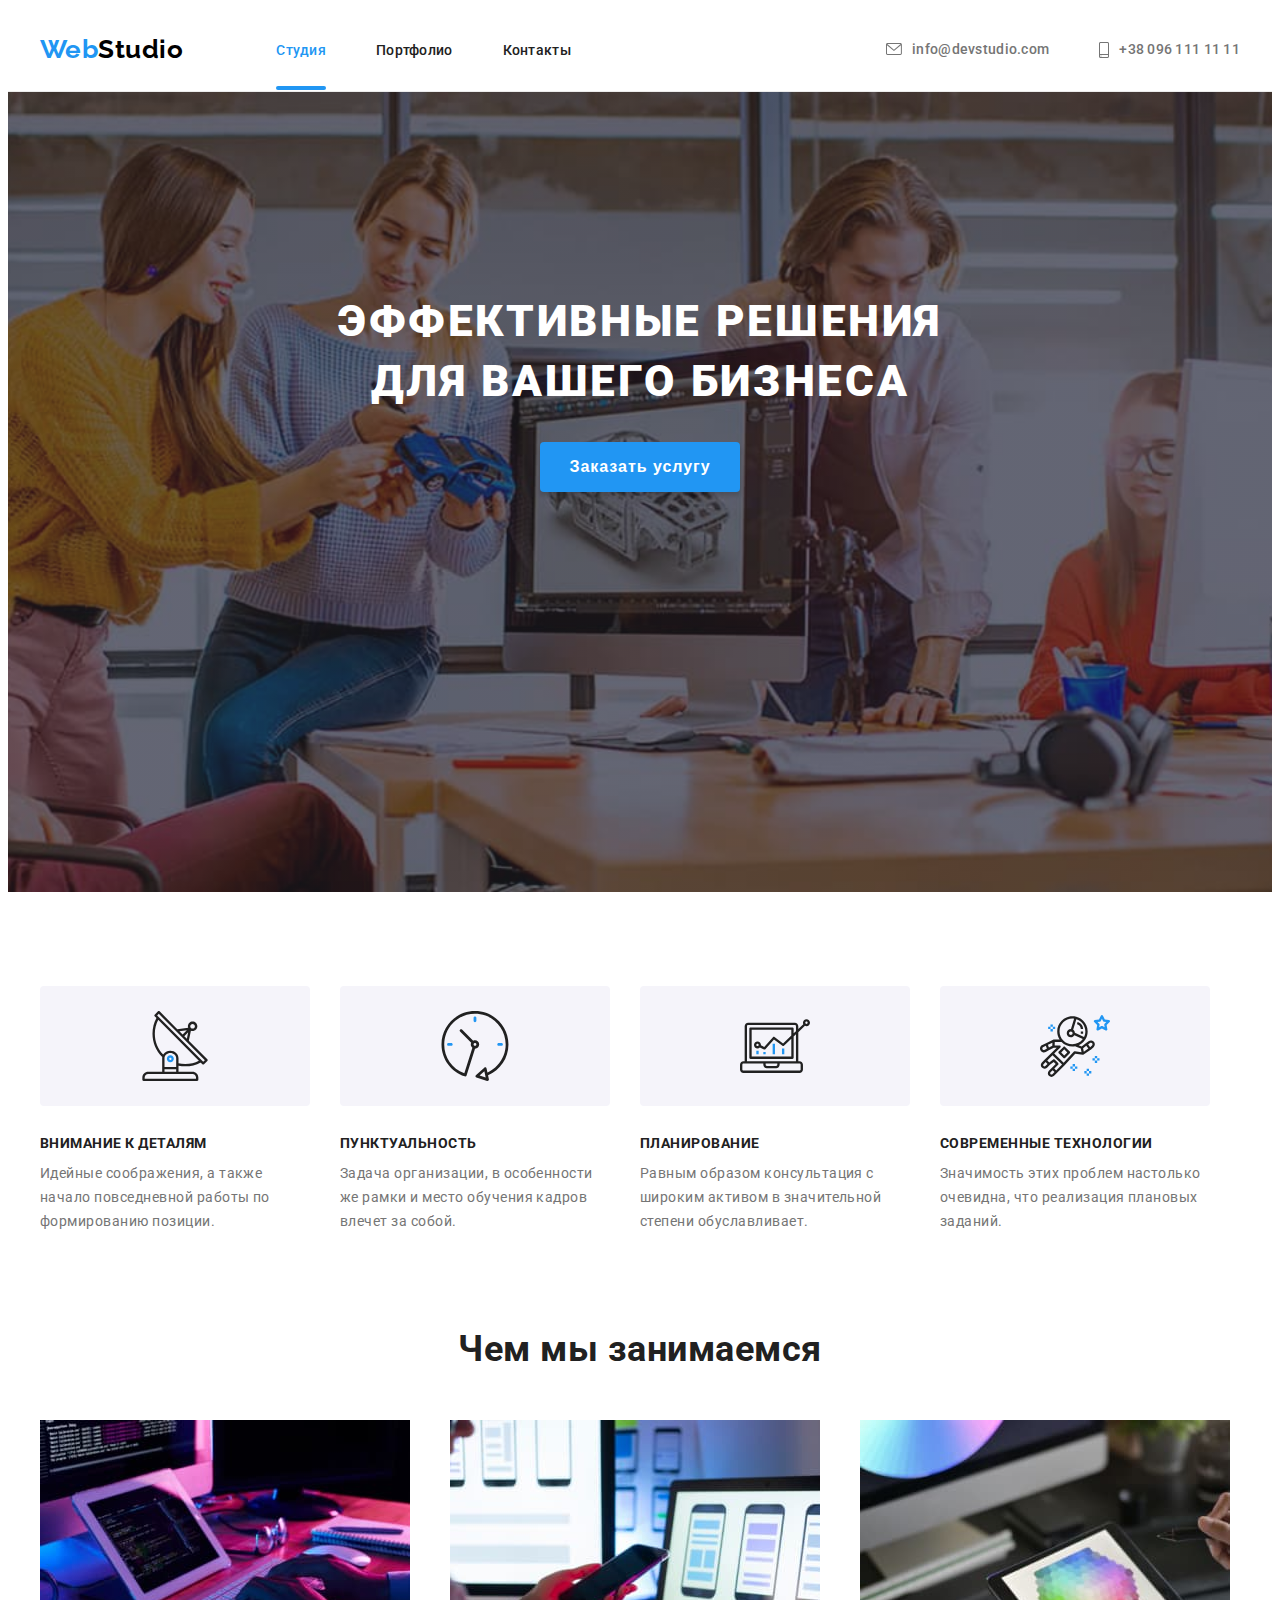
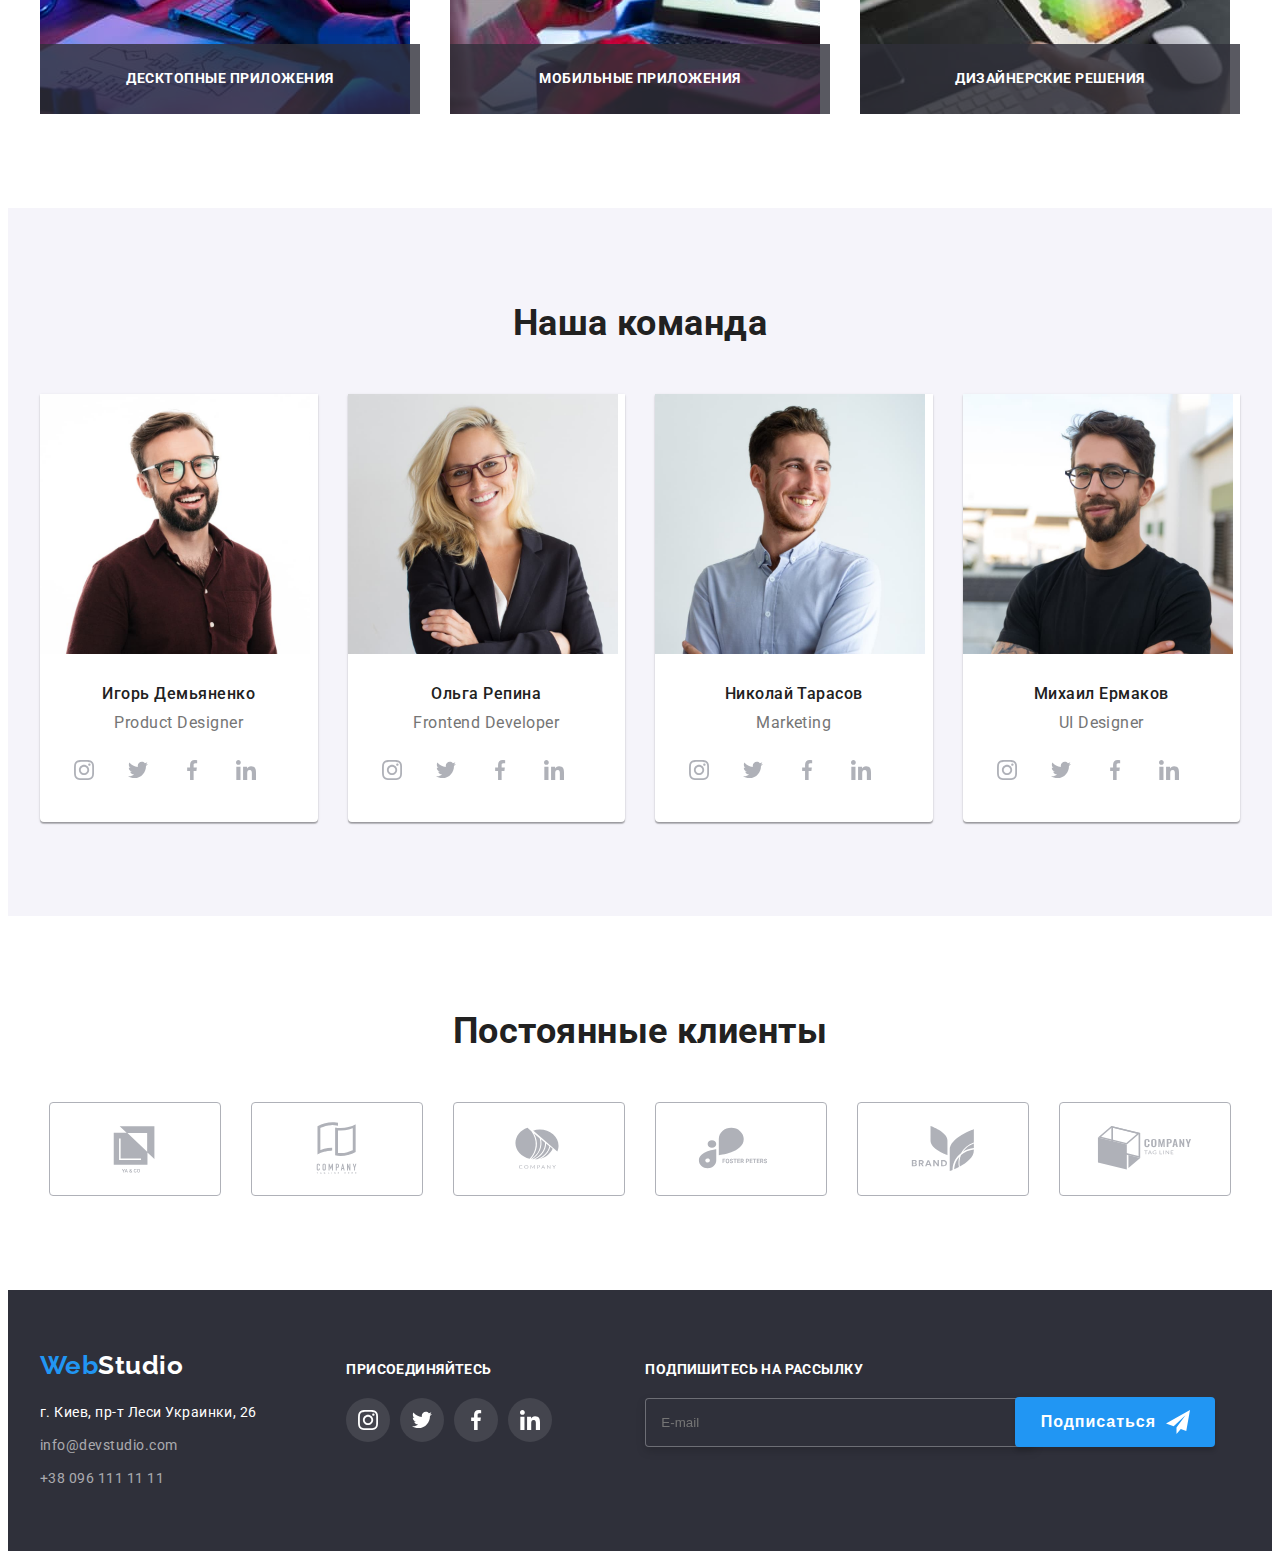
<file: index.html>
<!DOCTYPE html>
<html lang="ru">

<head>
    <meta charset="UTF-8">
    <meta http-equiv="X-UA-Compatible" content="IE=edge">
    <meta name="viewport" content="width=device-width, initial-scale=1.0">
    <title>Студия</title>
    <link rel="preconnect" href="https://fonts.gstatic.com" crossorigin>
    <link href="https://fonts.googleapis.com/css2?family=Raleway:wght@700&family=Roboto:wght@400;500;700;900&display=swap" rel="stylesheet">
    <link rel="stylesheet" href="https://cdnjs.cloudflare.com/ajax/libs/modern-normalize/1.1.0/modern-normalize.min.css"
        integrity="sha512-wpPYUAdjBVSE4KJnH1VR1HeZfpl1ub8YT/NKx4PuQ5NmX2tKuGu6U/JRp5y+Y8XG2tV+wKQpNHVUX03MfMFn9Q=="
        crossorigin="anonymous" referrerpolicy="no-referrer"/>
    <link rel="stylesheet" href="./CSS/style.css">
</head>

<body>
    <header class="header">
        <div class="conteiner conteiner-head">
            <nav class="header-navigation">
                <a class="logo link" href="/"> 
                    <span class="color-logo">Web</span>Studio</a>
                <ul class="header-list list">
                    <li class="header-item">
                        <a class="header-link link current" href="/index.html"> Студия</a></li>
                    <li class="header-item">
                        <a class="header-link link" href="./portfolio.html"> Портфолио</a></li>
                    <li class="header-item">
                        <a class="header-link link" href=""> Контакты</a></li>
                </ul>
            </nav>
            <ul class="header-contacts-list list">
                <li class="header-cont">
                    <a class="header-contacts-link link" href="mailto:info@devstudio.com">
                        <svg class="header-cont-icon">
                            <use href="./image/symbol-defs.svg#icon-envelope"></use>
                        </svg>
                        info@devstudio.com</a>
                    </li>
                <li class="header-cont">
                    <a class="header-contacts-link link" href="tel:+380961111111">
                        <svg class="header-cont-icon header-cont-tel">
                            <use href="./image/symbol-defs.svg#icon-smartphone"></use>
                        </svg>
                        +38 096 111 11 11</a>
                    </li>
            </ul>
        </div>
    </header>

    <!--Меню-->
    <main>
            <section class="hero">
                <h1 class="hero-title">Эффективные решения <br> для вашего бизнеса</h1>
                <button class="btn hero-btn" type="button" data-modal-open>Заказать услугу</button>
            </section>
        
        <!--Особенности-->
        <section class="feature section">
            <div class="conteiner">
            <h2 class="inv">Особенности</h2>
            <ul class="feature-list list">
                <li class="feature-item">
                    <div class="feature-icon-fon">
                    <svg class="feature-icon">
                        <use href="./image/symbol-defs.svg#icon-antenna"></use>
                    </svg>
                    </div>
                    <h3 class="feature-title">Внимание к деталям</h3>
                    <p class="feature-item-text">Идейные соображения, а также начало повседневной работы по формированию позиции.</p>
                </li>

                <li class="feature-item">
                    <div class="feature-icon-fon">
                    <svg class="feature-icon">
                        <use href="./image/symbol-defs.svg#icon-clock"></use>
                    </svg>
                    </div>
                    <h3 class="feature-title">Пунктуальность</h3>
                    <p class="feature-item-text"> Задача организации, в особенности же рамки и место обучения кадров влечет за собой.</p>
                </li>

                <li class="feature-item">
                    <div class="feature-icon-fon">
                    <svg class="feature-icon">
                        <use href="./image/symbol-defs.svg#icon-diagram"></use>
                    </svg>
                    </div>
                    <h3 class="feature-title">Планирование</h3>
                    <p class="feature-item-text">Равным образом консультация с широким активом в значительной степени обуславливает.
                </li>

                <li class="feature-item">
                    <div class="feature-icon-fon">
                    <svg class="feature-icon">
                        <use href="./image/symbol-defs.svg#icon-astronaut"></use>
                    </svg>
                    </div>
                    <h3 class="feature-title">Современные технологии</h3>
                    <p class="feature-item-text">Значимость этих проблем настолько очевидна, что реализация плановых заданий.
                </li>
            </ul>
            </div>
        </section>

        <!--Чем мы занимаемся-->
        <section class="about section">
            <div class="conteiner">
                <h2 class="secondary-title">Чем мы занимаемся</h2>
                <ul class="about-list list">
                    <li class="about-item">
                        <img src="./image/img_stryctyr.jpg" alt="Десктопные приложения" width="370">
                    <div class="about-specialization">
                        <h3 class="about-specialization-title">Десктопные приложения</h3>
                    </div>
                    </li>

                    <li class="about-item">
                        <img src="./image/box_2.jpg" alt="Мобильные приложения" width="370">
                    <div class="about-specialization">
                        <h3 class="about-specialization-title">Мобильные приложения</h3>
                    </div>
                    </li>

                    <li class="about-item">
                        <img src="./image/tablet.jpg" alt="Дизайнерские решения" width="370">
                    <div class="about-specialization">
                        <h3 class="about-specialization-title">Дизайнерские решения</h3>
                    </div>
                    </li>
                </ul>
            </div>
        </section>

        <!--Наша команда-->
        <section class="team section">
            <div class="conteiner">
                <h2 class="secondary-title">Наша команда</h2>
                <ul class="team-list list">
                    <li class="team-item">
                        <img src="./image/product_designer.jpg" alt="Игорь Демьяненко" width="270">
                            <div class="team-list-conteiner">
                                <h3 class="team-item-name">Игорь Демьяненко</h3>
                                <p class="team-item-text" lang="en">Product Designer</p>
                                <ul class="team-sotial-link list">
                                    <li class="sotial-item">
                                        <a class="social-link link" href="">
                                        <svg class="social-icon"> <use href="./image/symbol-defs.svg#icon-instagram"></use></svg>
                                        </a>
                                    </li>

                                    <li class="sotial-item">
                                        <a class="social-link link" href="">
                                        <svg class="social-icon"> <use href="./image/symbol-defs.svg#icon-twitter"></use></svg>
                                        </a>
                                    </li>

                                    <li class="sotial-item">
                                        <a class="social-link link" href="">
                                        <svg class="social-icon"> <use href="./image/symbol-defs.svg#icon-facebook"></use></svg>
                                        </a>
                                    </li>

                                    <li class="sotial-item">
                                        <a class="social-link link" href="">
                                        <svg class="social-icon"> <use href="./image/symbol-defs.svg#icon-linkedin"></use></svg>
                                        </a>
                                    </li>
                                </ul>
                            </div> 
                    </li>

                    <li class="team-item">
                        <img src="./image/frontend_developer.jpg" alt="Ольга Репина" width="270">
                            <div class="team-list-conteiner">
                                <h3 class="team-item-name">Ольга Репина</h3>
                                <p class="team-item-text" lang="en">Frontend Developer</p>
                                <ul class="team-sotial-link list">
                                    <li class="sotial-item">
                                        <a class="social-link link" href="">
                                            <svg class="social-icon">
                                                <use href="./image/symbol-defs.svg#icon-instagram"></use>
                                            </svg>
                                        </a>
                                    </li>
                                
                                    <li class="sotial-item">
                                        <a class="social-link link" href="">
                                            <svg class="social-icon">
                                                <use href="./image/symbol-defs.svg#icon-twitter"></use>
                                            </svg>
                                        </a>
                                    </li>
                                
                                    <li class="sotial-item">
                                        <a class="social-link link" href="">
                                            <svg class="social-icon">
                                                <use href="./image/symbol-defs.svg#icon-facebook"></use>
                                            </svg>
                                        </a>
                                    </li>
                                
                                    <li class="sotial-item">
                                        <a class="social-link link" href="">
                                            <svg class="social-icon">
                                                <use href="./image/symbol-defs.svg#icon-linkedin"></use>
                                            </svg>
                                        </a>
                                    </li>
                                </ul>
                            </div>
                    </li>

                    <li class="team-item">
                        <img src="./image/marketing.jpg" alt="Николай Тарасов" width="270">
                            <div class="team-list-conteiner">
                                <h3 class="team-item-name">Николай Тарасов</h3>
                                <p class="team-item-text" lang="en">Marketing</p>
                                <ul class="team-sotial-link list">
                                    <li class="sotial-item">
                                        <a class="social-link link" href="">
                                            <svg class="social-icon">
                                                <use href="./image/symbol-defs.svg#icon-instagram"></use>
                                            </svg>
                                        </a>
                                    </li>
                                
                                    <li class="sotial-item">
                                        <a class="social-link link" href="">
                                            <svg class="social-icon">
                                                <use href="./image/symbol-defs.svg#icon-twitter"></use>
                                            </svg>
                                        </a>
                                    </li>
                                
                                    <li class="sotial-item">
                                        <a class="social-link link" href="">
                                            <svg class="social-icon">
                                                <use href="./image/symbol-defs.svg#icon-facebook"></use>
                                            </svg>
                                        </a>
                                    </li>
                                
                                    <li class="sotial-item">
                                        <a class="social-link link" href="">
                                            <svg class="social-icon">
                                                <use href="./image/symbol-defs.svg#icon-linkedin"></use>
                                            </svg>
                                        </a>
                                    </li>
                                </ul>
                            </div>
                    </li>

                    <li class="team-item">
                        <img src="./image/ui_designer.jpg" alt="Михаил Ермаков" width="270">
                            <div class="team-list-conteiner">
                                <h3 class="team-item-name">Михаил Ермаков</h3>
                                <p class="team-item-text" lang="en">UI Designer</p>
                                <ul class="team-sotial-link list">
                                    <li class="sotial-item">
                                        <a class="social-link link" href="">
                                            <svg class="social-icon">
                                                <use href="./image/symbol-defs.svg#icon-instagram"></use>
                                            </svg>
                                        </a>
                                    </li>
                                
                                    <li class="sotial-item">
                                        <a class="social-link link" href="">
                                            <svg class="social-icon">
                                                <use href="./image/symbol-defs.svg#icon-twitter"></use>
                                            </svg>
                                        </a>
                                    </li>
                                
                                    <li class="sotial-item">
                                        <a class="social-link link" href="">
                                            <svg class="social-icon">
                                                <use href="./image/symbol-defs.svg#icon-facebook"></use>
                                            </svg>
                                        </a>
                                    </li>
                                
                                    <li class="sotial-item">
                                        <a class="social-link link" href="">
                                            <svg class="social-icon">
                                                <use href="./image/symbol-defs.svg#icon-linkedin"></use>
                                            </svg>
                                        </a>
                                    </li>
                                </ul>
                            </div>
                    </li>
                </ul>
            </div>
        </section>

        <!-- Постоянные клиенты -->
        <section class="regular-customers section">
            <div class="conteiner">
                <h2 class="secondary-title">Постоянные клиенты</h2>
                <ul class="customers-list list">
                    <li class="customers-item">
                        <a class="customers-link link" href="">
                         <svg class="customer-icon">
                             <use href="./image/symbol-defs.svg#icon-logo"></use>
                         </svg>
                        </a>
                    </li>

                    <li class="customers-item">
                        <a class="customers-link link" href="">
                            <svg class="customer-icon">
                                <use href="./image/symbol-defs.svg#icon-logo-1"></use>
                            </svg>
                        </a>
                    </li>

                    <li class="customers-item">
                        <a class="customers-link link" href="">
                            <svg class="customer-icon">
                                <use href="./image/symbol-defs.svg#icon-logo-2"></use>
                            </svg>
                        </a>
                    </li>

                    <li class="customers-item">
                        <a class="customers-link link" href="">
                            <svg class="customer-icon">
                                <use href="./image/symbol-defs.svg#icon-logo-3"></use>
                            </svg>
                        </a>
                    </li>

                    <li class="customers-item">
                        <a class="customers-link link" href="">
                            <svg class="customer-icon">
                                <use href="./image/symbol-defs.svg#icon-logo-4"></use>
                            </svg>
                        </a>
                    </li>

                    <li class="customers-item">
                        <a class="customers-link link" href="">
                            <svg class="customer-icon">
                                <use href="./image/symbol-defs.svg#icon-logo-5"></use>
                            </svg>
                        </a>
                    </li>
                </ul>
            </div>
        </section>
        
    </main>

    <!--Футер-->
    <footer class="foot">
        <div class="conteiner footer-conteiner">
            
                <div class="footer-nav">
                    <a class="logo link logo-footer" href="/"> 
                        <span class="color-logo">Web</span><span class="footer-logo">Studio</span></a>
                    <address>
                    <ul class="adress-list list">
                        <li> <a class="adress-city list" href="">г. Киев, пр-т Леси Украинки, 26</a></li>
                        <li> <a class="adress-link" href="mailto:info@devstudio.com">info@devstudio.com</a></li>
                        <li> <a class="adress-link" href="tel:+380961111111">+38 096 111 11 11</a></li>
                    </ul>
                    </address>
                </div>

                <div class="links">
                    <h2 class="our-links-text">присоединяйтесь</h2>
                    <ul class="our-sotial-list list">
                        <li class="our-sotial-item sotial-item">
                            <a class="social-link our-sotial-link link" href="">
                                <svg class="social-icon our-sotial-icon">
                                    <use href="./image/symbol-defs.svg#icon-instagram"></use>
                                </svg>
                            </a>
                        </li>
                
                        <li class="sotial-item">
                            <a class="social-link our-sotial-link link" href="">
                                <svg class="social-icon our-sotial-icon">
                                    <use href="./image/symbol-defs.svg#icon-twitter"></use>
                                </svg>
                            </a>
                        </li>
                
                        <li class="sotial-item">
                            <a class="social-link our-sotial-link link" href="">
                                <svg class="social-icon our-sotial-icon">
                                    <use href="./image/symbol-defs.svg#icon-facebook"></use>
                                </svg>
                            </a>
                        </li>
                
                        <li class="sotial-item">
                            <a class="social-link our-sotial-link link" href="">
                                <svg class="social-icon our-sotial-icon">
                                    <use href="./image/symbol-defs.svg#icon-linkedin"></use>
                                </svg>
                            </a>
                        </li>
                    </ul>
                </div>

                <div class="footer-form-btn">
               
                    <form action="" class="footer-form">   
                        <label class="our-links-text">Подпишитесь на рассылку
                        <input class="footer-form-input" 
                        type="email" name="email" 
                        placeholder="E-mail" />
                        </label>         
                        <div class="footer-btn-tumb">
                        <button type="submit" class="btn btn-footer">Подписаться
                            <svg class="footer-btn-icon">
                                <use href="./image/symbol-defs.svg#icon-icon-send">
                                </use>
                            </svg>
                        </button>
                        
                        </div>
                    </form>
                </div>
        </div>
        
    </footer>
    
    <!-- Модальное окно -->
    <div class="backdrop is-hidden" data-modal>
        <div class="modal">
            <form action="">
                <h2 class="form-title">Оставьте свои данные, мы вам перезвоним</h2>
                
                <div class="input-image">
                <label class="input-name">Имя
                    <div class="input-position-name">
                    <input type="text" name="user-name" required 
                class="form-input">
                    <svg class="input-icon-name">
                        <use href="./image/symbol-defs.svg#icon-person-black"></use>
                    </svg>
                    </div>
                </label>
                </div>

                <div class="input-image">
                    <label class="input-name">Телефон
                        <div class="input-position-tel">
                    <input type="tel" name="user-tel" 
                    class="form-input">
                    <svg class="input-icon-name">
                        <use href="./image/symbol-defs.svg#icon-phone-black"></use>
                    </svg>
                        </div>
                    </label>
                </div>
                
                <div class="input-image">
                <label  class="input-name">Почта
                    <div class="input-position-email">
                    <input type="email" name="user-mail" class="form-input">
                        <svg class="input-icon-name">
                            <use href="./image/symbol-defs.svg#icon-email-black"></use>
                        </svg>
                    </div>
                </label>
                </div>

                <label for="text" class="input-name">Комментарий</label>
                <textarea name="text" id="text" cols="30" rows="10" 
                placeholder="Введите текст" class="form-text"></textarea>

                <div class="box-btn-form">
                    <input class="checkbox" 
                        type="checkbox" 
                        name="terms-of-use"
                        id="check-icon">

                    <label class="check-icon-text" for="check-icon">
                        <span class="checkbox-icon">
                            <svg class="check-icon" width="16" height="15">
                                <use href="./image/symbol-defs.svg#icon-icon-check"></use>
                            </svg>
                        </span>
                        Соглашаюсь с рассылкой и принимаю
                        <a href="" class="link-contract">Условия договора</a>
                        
                    </label>
                    
                    <!-- альтернативный чекбокс-->
                    <!-- <div>
                    <input type="checkbox"
                        name="alt-checkbox"
                        id="modal-check"
                        class="modal-check checkbox">

                    <label for="modal-check" class="modal-check-text">
                        Aльтернативный чекбокс
                    </label>
                    </div> -->
                    <!-- альтернативный чекбокс-->
                
                <button type="submit" class="btn checkbox-btn">Отправить</button>
                </div>

                <button class="modal-btn" data-modal-close>
                    <svg class="modal-icon-close">
                        <use href="./image/symbol-defs.svg#icon-close-black"></use>
                    </svg>
                </button>
            </form>
            
        </div>
    </div>

    <script src="./JS/modal.js"></script>
    
</body>

</html>
</file>
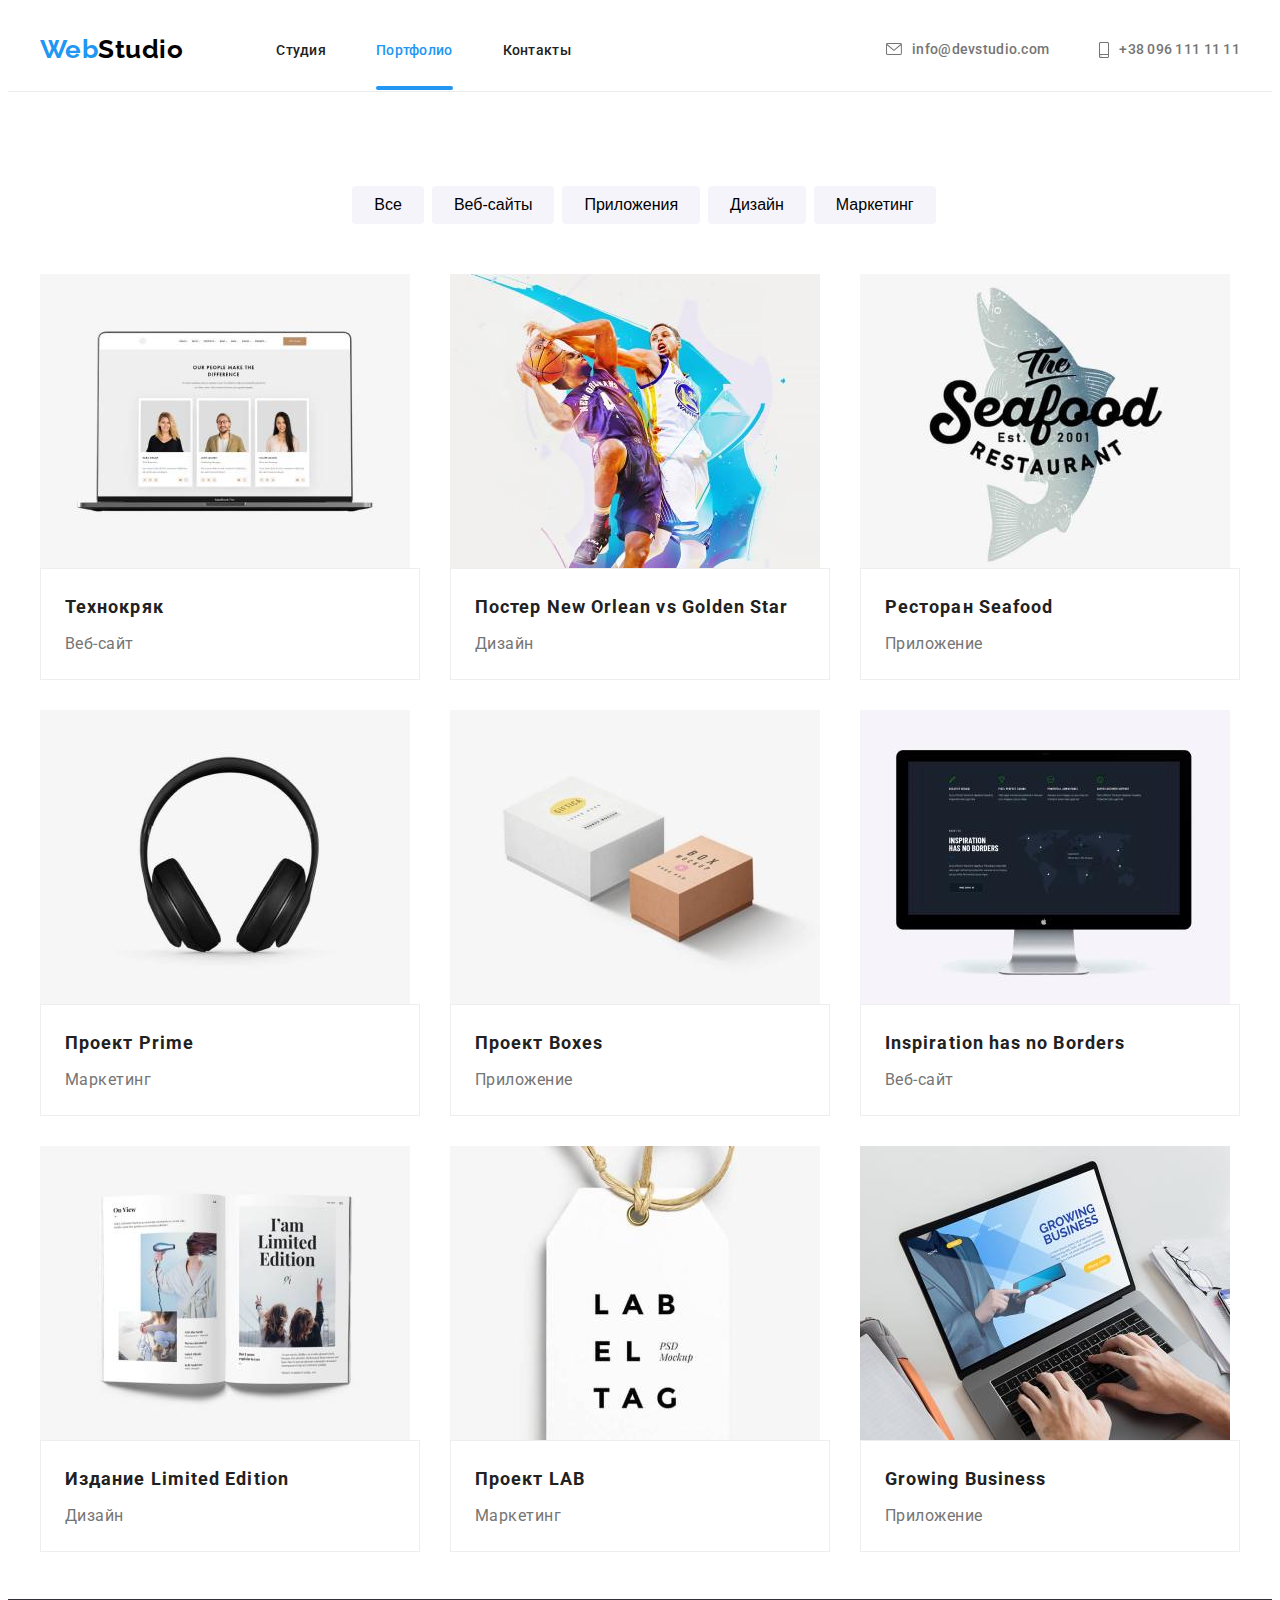
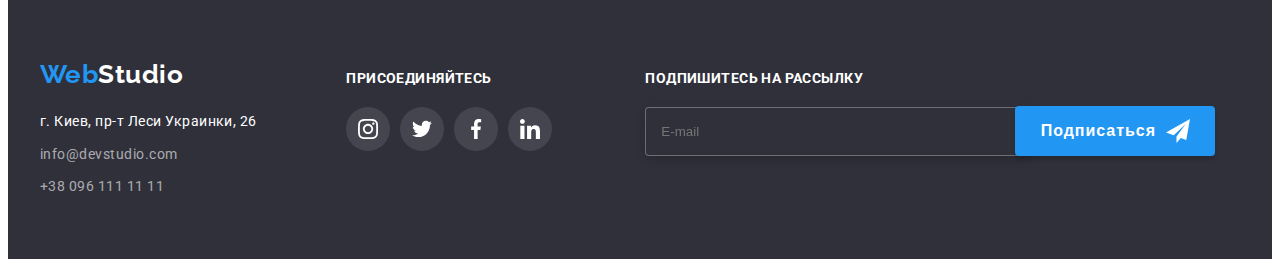
<file: portfolio.html>
<!DOCTYPE html>
<html lang="ru">

<head>
    <meta charset="UTF-8">
    <meta http-equiv="X-UA-Compatible" content="IE=edge">
    <meta name="viewport" content="width=device-width, initial-scale=1.0">
    <title>Портфолио</title>
    <link rel="preconnect" href="https://fonts.gstatic.com" crossorigin>
    <link
        href="https://fonts.googleapis.com/css2?family=Raleway:wght@700&family=Roboto:wght@400;500;700;900&display=swap"
        rel="stylesheet">
    <link rel="stylesheet" href="https://cdnjs.cloudflare.com/ajax/libs/modern-normalize/1.1.0/modern-normalize.min.css"
        integrity="sha512-wpPYUAdjBVSE4KJnH1VR1HeZfpl1ub8YT/NKx4PuQ5NmX2tKuGu6U/JRp5y+Y8XG2tV+wKQpNHVUX03MfMFn9Q=="
        crossorigin="anonymous" referrerpolicy="no-referrer" />
    <link rel="stylesheet" href="./CSS/style.css">
</head>

<body>
    <header class="header">
        <div class="conteiner conteiner-head">
        <nav class="header-navigation">
            <a class="logo link" href="./index.html"> <span class="color-logo">Web</span>Studio</a>
            <ul class="header-list list">
                <li class="header-item">
                    <a class="header-link link" href="./index.html"> Студия</a>
                </li>
                <li class="header-item">
                    <a class="header-link link current" href="./portfolio.html"> Портфолио</a>
                </li>
                <li class="header-item">
                    <a class="header-link link" href=""> Контакты</a>
                </li>
            </ul>
        </nav>
        <ul class="header-contacts-list list">
            <li class="header-cont">
                <a class="header-contacts-link link" href="mailto:info@devstudio.com">
                    <svg class="header-cont-icon">
                        <use href="./image/symbol-defs.svg#icon-envelope"></use>
                    </svg>
                    info@devstudio.com</a>
            </li>
            <li class="header-cont">
                <a class="header-contacts-link link" href="tel:+380961111111">
                    <svg class="header-cont-icon header-cont-tel">
                        <use href="./image/symbol-defs.svg#icon-smartphone"></use>
                    </svg>
                    +38 096 111 11 11</a>
            </li>
        </ul>
        </div>
    </header>
    

    <!--Наши работы-->
        <section class="categories section">
            <div class="conteiner">
                <h1 class="inv">Наши работы</h1>
                <ul class="categories-list list">
                    <li class="categories-item"> 
                        <button class="categories-btn categories-btn-acsent" type="button">Все</button></li>
                    <li class="categories-item"> 
                        <button class="categories-btn categories-btn-acsent" type="button">Веб-сайты</button></li>
                    <li class="categories-item"> 
                        <button class="categories-btn categories-btn-acsent" type="button">Приложения</button></li>
                    <li class="categories-item"> 
                        <button class="categories-btn categories-btn-acsent" type="button">Дизайн</button></li>
                    <li class="categories-item"> 
                        <button class="categories-btn categories-btn-acsent" type="button">Маркетинг</button></li>
                </ul>

                <ul class="categories-projects list">
                    <li class="projects-list">
                        <a class="projects-link link" href="">
                            <div class="project-box">
                                    <img  src="./image/tehnokryak.jpg" alt="фото команды" width="370">
                                <div class="projects-fon is-hidden-fon">
                                    <p class="projects-fon-text">
                                    Технокряк это современная площадка распространения коронавируса. Компании используют эту платформу для цифрового
                                    шпионажа и атак на защищённые сервера конкурентов.
                                    </p>
                                </div>
                            </div>
                            <div class="projects-link-conteiner">
                                <h2 class="projects-title">Технокряк</h2>
                                <p class="projects-type">Веб-сайт</p>
                            </div>
                        </a>
                    </li>

                    <li class="projects-list">
                        <a class="projects-link link" href="">
                            <div class="project-box">
                                <img src="./image/img-nba.jpg" alt="два баскетолиста" width="370">
                                <div class="projects-fon is-hidden-fon">
                                    <p class="projects-fon-text">
                                        Технокряк это современная площадка распространения коронавируса. Компании используют эту платформу для цифрового
                                        шпионажа и атак на защищённые сервера конкурентов.
                                    </p>
                                </div>
                            </div>
                                <div class="projects-link-conteiner">
                                    <h2 class="projects-title">Постер <span lang="en"> New Orlean vs Golden Star</span></h2>
                                    <p class="projects-type">Дизайн</p>
                                </div>
                        </a>
                        </li>

                    <li class="projects-list">
                        <a class="projects-link link" href="">
                            <div class="project-box">
                                <img src="./image/seafoot.jpg" alt="логотип ресторана" width="370">
                                <div class="projects-fon is-hidden-fon">
                                    <p class="projects-fon-text">
                                    Технокряк это современная площадка распространения коронавируса. Компании используют эту платформу для цифрового
                                    шпионажа и атак на защищённые сервера конкурентов.
                                    </p>
                                </div>
                            </div>
                            <div class="projects-link-conteiner">
                                <h2 class="projects-title">Ресторан <span lang="en">Seafood</span></h2>
                                <p class="projects-type">Приложение</p>
                            </div>
                        </a>
                    </li>

                    <li class="projects-list">
                        <a class="projects-link link" href="">
                            <div class="project-box">
                                <img src="./image/music.jpg" alt="наушники" width="370">
                                <div class="projects-fon is-hidden-fon">
                                    <p class="projects-fon-text">
                                        Технокряк это современная площадка распространения коронавируса. Компании используют эту платформу для цифрового
                                        шпионажа и атак на защищённые сервера конкурентов.
                                    </p>
                                </div>
                            </div>
                            <div class="projects-link-conteiner">
                                <h2 class="projects-title">Проект <span lang="en">Prime</span></h2>
                                <p class="projects-type">Маркетинг</p>
                            </div>
                        </a>
                    </li>

                    <li class="projects-list">
                        <a class="projects-link link" href="">
                            <div class="project-box">
                                <img src="./image/boxes.jpg" alt="две коробки" width="370">
                                <div class="projects-fon is-hidden-fon">
                                    <p class="projects-fon-text">
                                        Технокряк это современная площадка распространения коронавируса. Компании используют эту платформу для цифрового
                                        шпионажа и атак на защищённые сервера конкурентов.
                                    </p>
                                </div>
                            </div>
                            <div class="projects-link-conteiner">
                                <h2 class="projects-title">Проект <span lang="en">Boxes</span></h2>
                                <p class="projects-type">Приложение</p>
                            </div>
                        </a>
                        </li>

                    <li class="projects-list">
                        <a class="projects-link link" href="">
                            <div class="project-box">
                                <img src="./image/monitor.jpg" alt="монитор с сайтом" width="370">
                                <div class="projects-fon is-hidden-fon">
                                    <p class="projects-fon-text">
                                        Технокряк это современная площадка распространения коронавируса. Компании используют эту платформу для цифрового
                                        шпионажа и атак на защищённые сервера конкурентов.
                                    </p>
                                </div>
                            </div>
                            <div class="projects-link-conteiner">
                                <h2 class="projects-title" lang="en">Inspiration has no Borders</h2>
                                <p class="projects-type">Веб-сайт</p>
                            </div>
                        </a>
                        </li>

                    <li class="projects-list">
                        <a class="projects-link link" href="">
                            <div class="project-box">
                                <img src="./image/limited-boks.jpg" alt="эксклюзивное издание" width="370">
                                <div class="projects-fon is-hidden-fon">
                                    <p class="projects-fon-text">
                                        Технокряк это современная площадка распространения коронавируса. Компании используют эту платформу для цифрового
                                        шпионажа и атак на защищённые сервера конкурентов.
                                    </p>
                                </div>
                            </div>
                            <div class="projects-link-conteiner">
                                <h2 class="projects-title" >Издание <span lang="en">Limited Edition</span></h2>
                                <p class="projects-type">Дизайн</p>
                            </div>
                            </a>
                        </li>

                    <li class="projects-list">
                        <a class="projects-link link" href="">
                            <div class="project-box">
                                <img src="./image/label.jpg" alt="лэйба" width="370">
                                <div class="projects-fon is-hidden-fon">
                                    <p class="projects-fon-text">
                                        Технокряк это современная площадка распространения коронавируса. Компании используют эту платформу для цифрового
                                        шпионажа и атак на защищённые сервера конкурентов.
                                    </p>
                                </div>
                            </div>
                            <div class="projects-link-conteiner">
                                <h2 class="projects-title" >Проект <span lang="en">LAB</span></h2>
                                <p class="projects-type">Маркетинг</p>
                            </div>
                        </a>
                    </li>

                    <li class="projects-list">
                        <a class="projects-link link" href="">
                            <div class="project-box">
                                <img src="./image/laptop.jpg" alt="ноутбук с заставкой сайта" width="370">
                                <div class="projects-fon is-hidden-fon">
                                    <p class="projects-fon-text">
                                        Технокряк это современная площадка распространения коронавируса. Компании используют эту платформу для цифрового
                                        шпионажа и атак на защищённые сервера конкурентов.
                                    </p>
                                </div>
                            </div>
                            <div class="projects-link-conteiner">
                                <h2 class="projects-title" lang="en">Growing Business</h2>
                                <p class="projects-type">Приложение</p>
                            </div>
                        </a>
                    </li>
                </ul>
            </div>
        </section>
    
    <!--Футер-->
    <footer class="foot">
        <div class="conteiner footer-conteiner">
    
            <div class="footer-nav">
                <a class="logo link logo-footer" href="/">
                    <span class="color-logo">Web</span><span class="footer-logo">Studio</span></a>
                <address>
                    <ul class="adress-list list">
                        <li> <a class="adress-city list" href="">г. Киев, пр-т Леси Украинки, 26</a></li>
                        <li> <a class="adress-link" href="mailto:info@devstudio.com">info@devstudio.com</a></li>
                        <li> <a class="adress-link" href="tel:+380961111111">+38 096 111 11 11</a></li>
                    </ul>
                </address>
            </div>
    
            <div class="links">
                <h2 class="our-links-text">присоединяйтесь</h2>
                <ul class="our-sotial-list list">
                    <li class="our-sotial-item sotial-item">
                        <a class="social-link our-sotial-link link" href="">
                            <svg class="social-icon our-sotial-icon">
                                <use href="./image/symbol-defs.svg#icon-instagram"></use>
                            </svg>
                        </a>
                    </li>
    
                    <li class="sotial-item">
                        <a class="social-link our-sotial-link link" href="">
                            <svg class="social-icon our-sotial-icon">
                                <use href="./image/symbol-defs.svg#icon-twitter"></use>
                            </svg>
                        </a>
                    </li>
    
                    <li class="sotial-item">
                        <a class="social-link our-sotial-link link" href="">
                            <svg class="social-icon our-sotial-icon">
                                <use href="./image/symbol-defs.svg#icon-facebook"></use>
                            </svg>
                        </a>
                    </li>
    
                    <li class="sotial-item">
                        <a class="social-link our-sotial-link link" href="">
                            <svg class="social-icon our-sotial-icon">
                                <use href="./image/symbol-defs.svg#icon-linkedin"></use>
                            </svg>
                        </a>
                    </li>
                </ul>
            </div>
    
            <div class="footer-form-btn">
    
                <form action="" class="footer-form">
                    <label class="our-links-text">Подпишитесь на рассылку
                        <input class="footer-form-input" type="email" name="email" placeholder="E-mail" />
                    </label>
                    <div class="footer-btn-tumb">
                        <button type="submit" class="btn btn-footer">Подписаться
                            <svg class="footer-btn-icon">
                                <use href="./image/symbol-defs.svg#icon-icon-send">
                                </use>
                            </svg>
                        </button>
    
                    </div>
                </form>
            </div>
        </div>
    
    </footer>
</body>

</html>
</file>
<file: CSS/style.css>
:root {
  --primary-title-color: #ffffff;
  --secondary-title-color: #212121;
  --third-title-color: #757575;
  --primary-text-color: #757575;
  --secondary-text-color: #212121;
  --acsent-color: #2196f3;
  --header-text-color: #212121;
  --icon-color: #afb1b8;
}

/* *,
*::before,
*::after {
  box-sizing: border-box;
} */

p,
h1,
h2,
h3,
h4,
h5,
h6 {
  margin: 0;
}

ul {
  margin: 0;
  padding-left: 0;
}

img {
  display: block;
  max-width: 100%;
  height: auto;
}

body {
  font-family: 'Roboto', sans-serif;
  letter-spacing: 0.03em;
  background-color: #ffffff;
}
input {
  padding: 0px;
  margin: 0px;
}
.link {
  text-decoration: none;
}

.list {
  list-style: none;
}
.conteiner {
  width: 1200px;
  margin: 0 auto;
  padding-left: 15px;
  padding-right: 15px;
}
.section {
  margin: 0 auto;
  padding-top: 47px;
  padding-bottom: 47px;
}

.secondary-title {
  font-weight: 700;
  font-size: 36px;
  line-height: 42px;
  text-align: center;
  color: var(--secondary-title-color);
}

/*----Header-----*/

.header {
  margin: 0 auto;
  border-bottom: 1px solid #ececec;
}

.logo {
  font-family: Raleway;
  font-weight: 700;
  font-size: 26px;
  line-height: 1.19;
  color: #000000;
  margin-right: 93px;
}
.color-logo {
  color: #2196f3;
}

.conteiner-head {
  display: flex;
  align-items: center;
}

.header-navigation {
  display: flex;
  align-items: center;
}

.header-list {
  display: flex;
  padding-top: 32px;
  padding-bottom: 32px;
}

.header-item:not(:last-child) {
  margin-right: 50px;
}

.header-contacts-list {
  display: flex;
  margin-left: auto;
  align-items: center;
}

.header-cont:not(:last-child) {
  margin-right: 50px;
}

.header-link {
  position: relative;
  font-weight: 500;
  font-size: 14px;
  line-height: 1.14;
  letter-spacing: 0.02em;
  color: var(--header-text-color);
  padding-bottom: 32px;
  padding-top: 32px;

  transition: color 250ms cubic-bezier(0.4, 0, 0.2, 1);
}
.header-list .link.current {
  color: var(--acsent-color);
}
.current::after {
  content: '';
  position: absolute;
  bottom: 0;
  left: 0;

  width: 100%;
  height: 4px;
  border-radius: 2px;
  background-color: var(--acsent-color);
}

.header-link:hover,
.header-link:focus,
.header-contacts-link:hover,
.header-contacts-link:focus {
  color: var(--acsent-color);
}
.header-contacts-link {
  transition: color 250ms cubic-bezier(0.4, 0, 0.2, 1);
}

.header-contacts-link:hover .header-cont-icon,
.header-contacts-link:focus .header-cont-icon {
  fill: var(--acsent-color);
}

.header-link:active .header-link:visited {
  color: #b4f321;
}

.header-contacts-link {
  display: flex;
  justify-content: center;
  align-items: center;
  font-weight: 500;
  font-size: 14px;
  line-height: 1.14;
  letter-spacing: 0.02em;
  color: var(--third-title-color);
  padding-bottom: 32px;
  padding-top: 32px;
}
.header-cont-icon {
  width: 16px;
  height: 12px;
  margin-right: 10px;
  fill: var(--third-title-color);
}
.header-cont-tel {
  width: 10px;
  height: 16px;
}

/*----Hero-----*/
.hero {
  background-color: #2f303a;
  height: 600px;
  max-width: 1600px;
  margin: 0 auto;
  padding-top: 200px;
  background-image: linear-gradient(
      to right,
      rgba(47, 48, 58, 0.4),
      rgba(47, 48, 58, 0.4)
    ),
    url('../image/img-hero.jpg');
  background-size: cover;
  background-position: center;
  background-repeat: no-repeat;
}
.hero-title {
  font-weight: 900;
  font-size: 44px;
  line-height: 1.36;
  text-align: center;
  letter-spacing: 0.06em;
  text-transform: uppercase;
  color: var(--primary-title-color);
  margin-bottom: 30px;
}

.btn {
  font-weight: 700;
  font-size: 16px;
  line-height: 1.87;
  letter-spacing: 0.06em;
  color: #ffffff;
  background: var(--acsent-color);
  box-shadow: 0px 4px 4px rgba(0, 0, 0, 0.15);
  border-radius: 4px;
  cursor: pointer;
  width: 200px;
  height: 50px;
  display: flex;
  justify-content: center;
  align-items: center;
}

.hero-btn {
  margin: 0 auto;
  border: none;
}

.hero-btn:hover,
.btn:hover {
  background: #188ce8;
}

/*----Feature-----*/
.feature {
  padding-top: 94px;
}
.feature-list {
  display: flex;
  margin-left: -30px;
}
.feature-item {
  /* flex-basis: calc(100% / 4 - 30px); */
  margin-left: 30px;
}
.feature-icon-fon {
  display: flex;
  margin-left: auto;
  margin-right: auto;
  background-color: #f5f4fa;
  width: 270px;
  height: 120px;
  margin-bottom: 30px;
  border-radius: 4px;
  align-items: center;
  justify-content: center;
}

.feature-icon {
  width: 70px;
  height: 70px;
  /* align-items: center; */
}

.feature-title {
  font-weight: 700;
  font-size: 14px;
  line-height: 1.14;
  text-transform: uppercase;
  color: var(--secondary-title-color);
}

.feature-item-text {
  font-size: 14px;
  line-height: 1.71;
  color: var(--primary-text-color);
  width: 270px;
  padding-top: 10px;
}
.inv {
  display: none;
}
/*----About-----*/
.about {
  padding-bottom: 94px;
}

.secondary-title {
  padding-bottom: 50px;
}
.about-list {
  display: flex;
  margin-left: -30px;
}
.about-item {
  position: relative;

  flex-basis: calc(100% / 3 - 30px);
  margin-left: 30px;
}

.about-specialization {
  position: absolute;
  bottom: 0;
  left: 0;

  display: flex;
  justify-content: center;
  align-items: center;
  width: 100%;
  height: 70px;
  background-color: rgba(47, 48, 58, 0.8);
}
.about-specialization-title {
  font-weight: 700;
  font-size: 14px;
  line-height: 1.14;
  text-transform: uppercase;
  color: var(--primary-title-color);
}
/*----Team-----*/
.team {
  background-color: #f5f4fa;
  padding-bottom: 94px;
  padding-top: 94px;
}

.team-list {
  display: flex;
  margin-left: -30px;
}

.team-item {
  flex-basis: calc(100% / 4 - 30px);
  margin-left: 30px;
  background-color: #ffffff;
  box-shadow: 0px 1px 3px rgba(0, 0, 0, 0.12), 0px 1px 1px rgba(0, 0, 0, 0.14),
    0px 2px 1px rgba(0, 0, 0, 0.2);
  border-radius: 0px 0px 4px 4px;
}
.team-list-conteiner {
  padding-top: 30px;
  padding-bottom: 30px;
}

.team-item-name {
  font-weight: 500;
  font-size: 16px;
  line-height: 1.19;
  text-align: center;
  color: var(--secondary-title-color);
  margin-bottom: 10px;
}
.team-item-text {
  font-size: 16px;
  line-height: 1.19;
  text-align: center;
  color: var(--primary-text-color);
  margin-bottom: 16px;
}
.team-sotial-link {
  display: flex;
  margin-left: -10px;
  justify-content: center;
  width: 270px;
}

.sotial-item {
  width: 44px;
  height: 44px;
}

.social-link {
  width: 100%;
  height: 100%;
  background-color: #ffffff;
  border-radius: 50%;
  display: flex;
  justify-content: center;
  align-items: center;

  transition: background-color 250ms cubic-bezier(0.4, 0, 0.2, 1);
}

.sotial-item + .sotial-item {
  margin-left: 10px;
}
.social-icon {
  width: 20px;
  height: 20px;
  fill: var(--icon-color);
}

.social-link:hover,
.social-link:focus {
  background-color: var(--acsent-color);
}
.social-link:hover .social-icon,
.social-link:focus .social-icon {
  fill: #ffffff;
}

/*----Regular customers-----*/
.regular-customers {
  padding-top: 94px;
  padding-bottom: 94px;
}

.customers-list {
  display: flex;
  justify-content: center;
  align-items: center;
}
.customers-link {
  width: 170px;
  height: 92px;
  display: flex;
  justify-content: center;
  align-items: center;
  border: 1px solid var(--icon-color);
  border-radius: 4px;
  fill: var(--icon-color);

  transition: fill 250ms cubic-bezier(0.4, 0, 0.2, 1);
}
.customers-item + .customers-item {
  margin-left: 30px;
}
.customer-icon {
  width: 106px;
  height: 60px;
}

.customers-link:hover,
.customers-link:focus {
  fill: var(--acsent-color);
  border: 1px solid var(--acsent-color);
}

/*----Footer-----*/
footer {
  background-color: #2f303a;
}
address a {
  text-decoration: none;
  font-family: 'Roboto', sans-serif;
  font-style: normal;
}
address {
  width: 231px;
}

.foot {
  padding-top: 60px;
  padding-bottom: 60px;
}

.footer-conteiner {
  display: flex;
}

.footer-nav {
  display: flex;
  flex-direction: column;
}

.logo-footer {
  display: block;
  margin-bottom: 20px;
}
.adress-list > li:not(:last-child) {
  margin-bottom: 9px;
}

.adress-city {
  font-size: 14px;
  line-height: 1.71;
  color: #ffffff;

  transition: color 250ms cubic-bezier(0.4, 0, 0.2, 1);
}
.adress-link {
  font-size: 14px;
  line-height: 1.71;
  color: rgba(255, 255, 255, 0.6);

  transition: color 250ms cubic-bezier(0.4, 0, 0.2, 1);
}
.adress-link:hover,
.adress-link:focus {
  color: var(--acsent-color);
}

.footer-logo {
  color: var(--primary-title-color);
}
.our-links-text {
  font-weight: 700;
  font-size: 14px;
  line-height: 1.14;
  letter-spacing: 0.03em;
  text-transform: uppercase;
  color: var(--primary-title-color);
  margin-bottom: 20px;
}
.links {
  margin-left: 70px;
  padding-top: 12px;
}
.our-sotial-list {
  display: flex;
  justify-content: center;
}
.our-sotial-icon {
  fill: #ffffff;
}

.our-sotial-link {
  background-color: rgba(255, 255, 255, 0.1);
}
.footer-form {
  display: flex;
}

.footer-form-input {
  width: 100%;
  border: 1px solid rgba(255, 255, 255, 0.3);
  filter: drop-shadow(0px 4px 4px rgba(0, 0, 0, 0.15));
  border-radius: 4px;
  padding: 16px 15px;
  margin-top: 20px;
  background-color: rgba(47, 48, 58, 1);
}

.footer-form-btn {
  padding-top: 12px;
  margin-left: 93px;
  width: 570px;
}

.footer-btn-tumb {
  position: relative;

  border: 0px;
  margin-left: 12px;
  height: 50px;
  padding-top: 35px;
}

.btn-footer {
  position: relative;
  border: none;
}

.footer-btn-icon {
  width: 24px;
  height: 24px;
  margin-left: 10px;
  fill: #ffffff;
}
/*----Portfolio-----*/

.categories {
  padding-top: 94px;
}
.categories-list {
  display: flex;
  margin-bottom: 50px;
  justify-content: center;
}
.categories-item {
  margin-left: 8px;
}

.categories-btn {
  border-radius: 4px;
  background-color: #f5f4fa;

  columns: var(--secondary-title-color);
  font-style: normal;
  font-weight: 500;
  font-size: 16px;
  line-height: 1.62;
  text-align: center;
  cursor: pointer;
  border: 0px;
  padding-left: 22px;
  padding-right: 22px;
  padding-top: 6px;
  padding-bottom: 6px;

  transition: color 250ms cubic-bezier(0.4, 0, 0.2, 1),
    background-color 250ms cubic-bezier(0.4, 0, 0.2, 1),
    box-shadow 250ms cubic-bezier(0.4, 0, 0.2, 1);
}
.categories-btn-acsent:hover,
.categories-btn-acsent:focus {
  background-color: var(--acsent-color);
  color: #ffffff;
  box-shadow: 0px 3px 1px rgba(0, 0, 0, 0.1), 0px 1px 2px rgba(0, 0, 0, 0.08),
    0px 2px 2px rgba(0, 0, 0, 0.12);
}

.categories-projects {
  display: flex;
  flex-wrap: wrap;
  margin-left: -30px;
  margin-top: -30px;
}
.projects-list {
  flex-basis: calc(100% / 3 - 30px);
  margin-left: 30px;
  margin-top: 30px;

  transition: box-shadow 250ms cubic-bezier(0.4, 0, 0.2, 1);
}
.projects-list:hover,
.projects-list:focus {
  box-shadow: 0px 1px 1px rgba(0, 0, 0, 0.12), 0px 4px 4px rgba(0, 0, 0, 0.06),
    1px 4px 6px rgba(0, 0, 0, 0.16);
}

.projects-link-conteiner {
  padding-top: 20px;
  padding-bottom: 20px;
  padding-left: 24px;
  border: 1px solid #eeeeee;
}

.projects-title {
  font-weight: 700;
  font-size: 18px;
  line-height: 2;
  letter-spacing: 0.06em;
  color: var(--secondary-title-color);
  margin-bottom: 4px;
}
.projects-type {
  font-weight: 400;
  font-size: 16px;
  line-height: 1.87;
  color: var(--primary-text-color);
}
.projects-link:hover .projects-fon {
  transform: translateY(0%);
  /* transition: transform 250ms cubic-bezier(0.4, 0, 0.2, 1); */
}

.project-box {
  position: relative;
  overflow: hidden;
}

.projects-fon {
  position: absolute;
  top: 0;
  left: 0;

  display: flex;
  height: 100%;
  width: 100%;
  align-items: center;

  background-color: rgba(33, 150, 243, 0.9);
  transform: translateY(100%);
  transition: transform 250ms cubic-bezier(0.4, 0, 0.2, 1);
}

.projects-fon-text {
  font-size: 18px;
  line-height: 1.56;
  color: var(--primary-title-color);
  padding-left: 24px;
  padding-right: 24px;
}

/*-----Modal-window----*/

.backdrop {
  position: fixed;
  top: 0;
  left: 0;
  width: 100%;
  height: 100%;
  background-color: rgba(0, 0, 0, 0.2);

  opacity: 1;
  transition: opacity 250ms cubic-bezier(0.4, 0, 0.2, 1);
}
.backdrop.is-hidden {
  opacity: 0;
  pointer-events: none;
}
.backdrop.is-hidden-modal {
  transform: translate(-50%, -50%) scale(0.9);
}
.modal {
  position: absolute;
  top: 50%;
  left: 50%;

  width: 528px;
  box-sizing: border-box;
  padding: 40px;
  border-radius: 4px;
  background: #ffffff;
  box-shadow: 0px 1px 3px rgba(0, 0, 0, 0.12), 0px 1px 1px rgba(0, 0, 0, 0.14),
    0px 2px 1px rgba(0, 0, 0, 0.2);

  transform: translate(-50%, -50%) scale(1);

  transition: transform 2500ms cubic-bezier(0.4, 0, 0.2, 1);
}
.modal-btn {
  position: absolute;
  top: 8px;
  right: 8px;

  display: flex;
  justify-content: center;
  align-items: center;

  width: 30px;
  height: 30px;
  border-radius: 50%;
  background: #ffffff;
  border: 1px solid rgba(0, 0, 0, 0.1);

  transition: transform 250ms cubic-bezier(0.4, 0, 0.2, 1);
}
.modal-icon-close {
  width: 18px;
  height: 18px;
  fill: black;
}

.input-image {
  margin-bottom: 10px;
}

.input-position-name {
  position: relative;
  margin-top: 4px;
}

.input-icon-name {
  position: absolute;
  top: 50%;
  left: 12px;

  width: 18px;
  height: 18px;
  fill: black;

  transform: translateY(-50%);
  transition: transform 2500ms cubic-bezier(0.4, 0, 0.2, 1);
}
.input-position-tel {
  position: relative;
  margin-top: 4px;
}
.input-position-email {
  position: relative;
  margin-top: 4px;
}

.modal-icon-close:hover {
  fill: var(--acsent-color);
  transition: transform 250ms cubic-bezier(0.4, 0, 0.2, 1);
}

.form-title {
  font-weight: 700px;
  font-size: 20px;
  line-height: 1.15;
  text-align: center;
  color: var(--secondary-title-color);
  margin-bottom: 12px;
}

.input-name {
  font-size: 12px;
  line-height: 1.16;
  color: var(--primary-text-color);
  letter-spacing: 0.01em;
}
.form-input {
  width: 100%;
  height: 40px;
  padding-left: 42px;

  border: 1px solid rgba(33, 33, 33, 0.2);
  border-radius: 4px;
  outline: none;

  transition: border-color 250ms cubic-bezier(0.4, 0, 0.2, 1);
}

.form-input:focus {
  border: 1px solid var(--acsent-color);
}

.form-input:focus + .input-icon-name {
  fill: var(--acsent-color);
}

textarea::placeholder {
  color: rgba(117, 117, 117, 0.5);
}

textarea:focus {
  border: 1px solid var(--acsent-color);
}

.form-text {
  width: 100%;
  height: 120px;
  padding-left: 16px;
  padding-right: 16px;
  padding-top: 12px;
  padding-bottom: 12px;
  resize: none;
  margin-top: 4px;
  margin-bottom: 20px;

  border: 1px solid rgba(33, 33, 33, 0.2);
  border-radius: 4px;
  outline: none;
}
.box-btn-form {
  display: flex;
  flex-direction: column;
}

.checkbox {
  position: absolute;
  width: 1px;
  height: 1px;
  margin: -1px;
  border: 0;
  padding: 0;
  clip: rect(0 0 0 0);
  overflow: hidden;
}

.check-icon-text {
  font-size: 14px;
  line-height: 1.71;
  color: var(--primary-text-color);

  display: flex;
  align-items: center;
  justify-content: center;
}

.check-icon-text span {
  width: 16px;
  height: 15px;
  margin-right: 7px;
  border: 2px solid #212121;
  border-radius: 2px;

  display: flex;
  align-items: center;
  justify-content: center;
}
.check-icon {
  fill: transparent;
}

.link-contract {
  color: var(--acsent-color);
  text-decoration: underline;
  margin-left: 5px;
}

.checkbox:checked + .check-icon-text span {
  background-color: var(--acsent-color);
  border: none;
}

.checkbox:checked + .check-icon-text .check-icon {
  fill: #ffffff;
}

/* .checkbox:checked + .checkbox-icon {
  border-color: transparent;
  background-color: #2196f3;
  background-origin: border-box;
  transition: transform 250ms cubic-bezier(0.4, 0, 0.2, 1); }*/

.checkbox-btn {
  margin-top: 30px;
  margin-left: auto;
  margin-right: auto;
  border: none;
}

/*-- Альтернативный чекбокс---*/

/* .modal-check-text {
  font-size: 14px;
  color: var(--primary-text-color);
  display: flex;
  position: relative;
  align-items: center;
}

.modal-check-text::before {
  content: '';
  width: 40px;
  height: 22px;
  border: 1px solid #afb1b8;
  border-radius: 10px;
  margin-right: 7px;
  transition: background-color 250ms cubic-bezier(0.4, 0, 0.2, 1);
}

.modal-check-text::after {
  content: '';
  width: 18px;
  height: 18px;
  position: absolute;
  left: 2px;
  right: 2px;
  background-color: #afb1b8;
  border-radius: 50%;
  transition: background-color 250ms cubic-bezier(0.4, 0, 0.2, 1),
    transform 250ms cubic-bezier(0.4, 0, 0.2, 1);
}

.modal-check:checked + .modal-check-text::after {
  transform: translateX(18px);
  background-color: #b4f321;
}

.modal-check:checked + .modal-check-text::before {
  background-color: #757575;
} */
</file>
